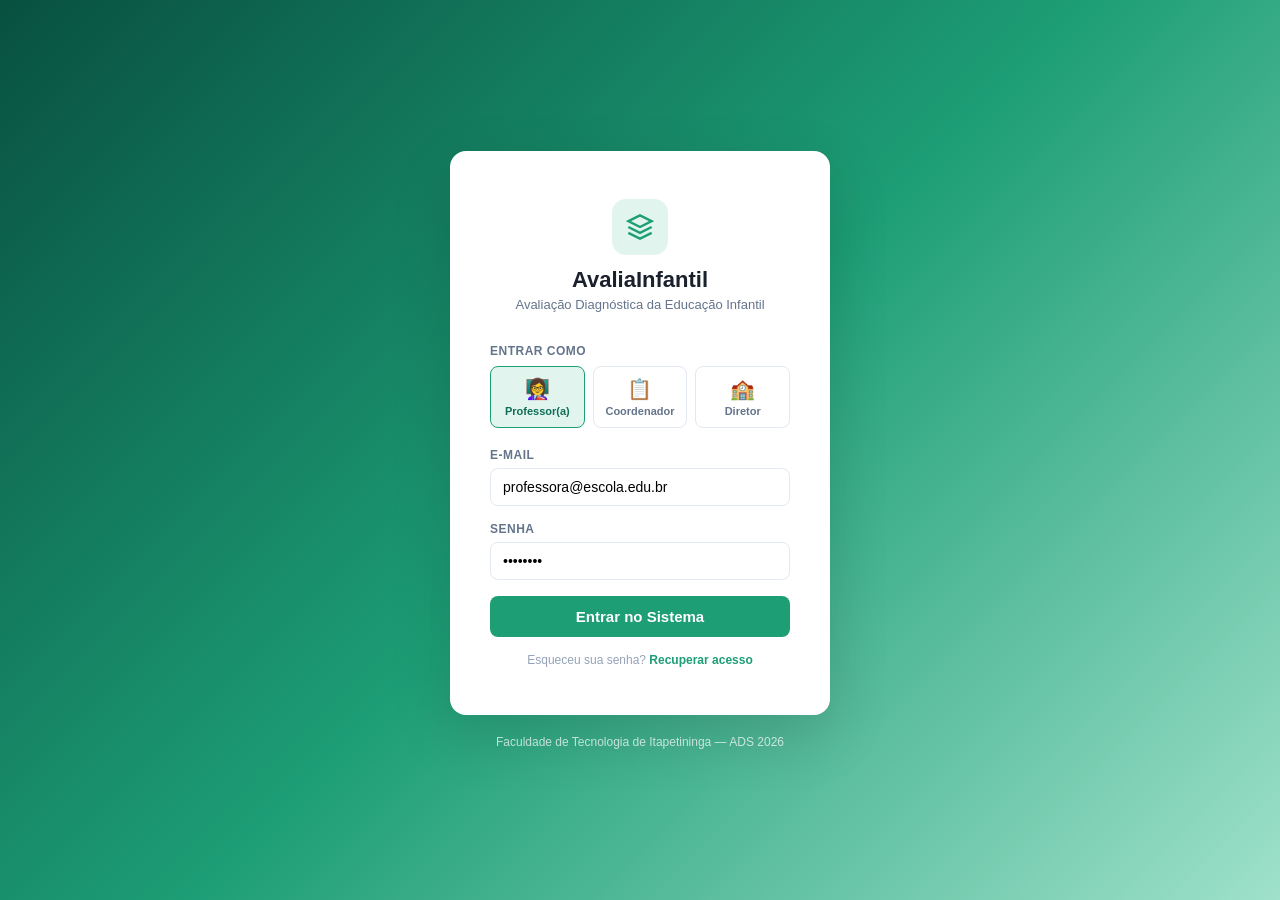
<file: public/index.html>
<!DOCTYPE html>
<html lang="pt-BR">
<head>
<meta charset="UTF-8">
<meta name="viewport" content="width=device-width, initial-scale=1.0">
<title>AvaliaInfantil — Sistema de Avaliação Diagnóstica</title>
<link rel="stylesheet" href="assets/css/style.css">
</head>
<body>

<!-- ===== TOAST ===== -->
<div class="toast" id="toast"></div>

<!-- ===== MODAL CADASTRO ALUNO ===== -->
<div class="modal-overlay" id="modal-aluno">
  <div class="modal-box">
    <div class="modal-title">Novo Aluno</div>
    <div class="modal-sub">Preencha os dados do aluno para cadastrar no sistema.</div>
    <div class="form-group"><label>Nome completo</label><input type="text" placeholder="Ex: Ana Lima Santos" id="m-nome"></div>
    <div style="display:grid;grid-template-columns:1fr 1fr;gap:12px">
      <div class="form-group"><label>Data de Nascimento</label><input type="date" id="m-nasc"></div>
      <div class="form-group"><label>Nº Chamada</label><input type="number" placeholder="01" id="m-num"></div>
    </div>
    <div class="form-group"><label>Turma</label>
      <select id="m-turma">
        <option>Girassol — Tarde (1ª Etapa)</option>
        <option>Borboleta — Manhã (1ª Etapa)</option>
        <option>Estrela — Tarde (2ª Etapa)</option>
      </select>
    </div>
    <div class="form-group"><label>Nome do Responsável</label><input type="text" placeholder="Ex: Maria Lima" id="m-resp"></div>
    <div class="modal-actions">
      <button class="btn btn-outline" onclick="closeModal('modal-aluno')">Cancelar</button>
      <button class="btn btn-green" onclick="salvarAluno()">Cadastrar Aluno</button>
    </div>
  </div>
</div>

<!-- ===== LOGIN ===== -->
<div class="screen active" id="screen-login">
  <div style="width:100%;display:flex;flex-direction:column;align-items:center;justify-content:center;min-height:100vh;gap:0;padding:24px;">
    <div class="login-box">
      <div class="login-logo">
        <div class="icon">
          <svg xmlns="http://www.w3.org/2000/svg" viewBox="0 0 24 24" fill="none" stroke="currentColor" stroke-width="2" width="28" height="28"><path d="M12 2L2 7l10 5 10-5-10-5z"/><path d="M2 17l10 5 10-5"/><path d="M2 12l10 5 10-5"/></svg>
        </div>
        <h1>AvaliaInfantil</h1>
        <p>Avaliação Diagnóstica da Educação Infantil</p>
      </div>

      <div style="margin-bottom:16px">
        <label style="display:block;font-size:12px;font-weight:600;color:#64748b;margin-bottom:8px;text-transform:uppercase;letter-spacing:.5px">Entrar como</label>
        <div class="role-select">
          <div class="role-btn active" onclick="selectRole(this,'professor')">
            <span class="role-icon">👩‍🏫</span>Professor(a)
          </div>
          <div class="role-btn" onclick="selectRole(this,'coordenador')">
            <span class="role-icon">📋</span>Coordenador
          </div>
          <div class="role-btn" onclick="selectRole(this,'diretor')">
            <span class="role-icon">🏫</span>Diretor
          </div>
        </div>
      </div>

      <div class="form-group"><label>E-mail</label><input type="email" id="login-email" value="professora@escola.edu.br" placeholder="seu@email.com"></div>
      <div class="form-group"><label>Senha</label><input type="password" id="login-senha" value="••••••••" placeholder="Sua senha"></div>

      <button class="btn-primary" onclick="fazerLogin()">Entrar no Sistema</button>
      <p style="text-align:center;font-size:12px;color:#94a3b8;margin-top:16px">Esqueceu sua senha? <span style="color:#1D9E75;cursor:pointer;font-weight:600">Recuperar acesso</span></p>
    </div>
    <div class="login-footer">Faculdade de Tecnologia de Itapetininga — ADS 2026</div>
  </div>
</div>

<!-- ===== SISTEMA PRINCIPAL ===== -->
<div class="screen" id="screen-main">
  <!-- SIDEBAR -->
  <aside class="sidebar">
    <div class="sidebar-brand">
      <div class="brand-icon">
        <svg xmlns="http://www.w3.org/2000/svg" viewBox="0 0 24 24" fill="none" stroke="currentColor" stroke-width="2"><path d="M12 2L2 7l10 5 10-5-10-5z"/><path d="M2 17l10 5 10-5"/><path d="M2 12l10 5 10-5"/></svg>
      </div>
      <span class="brand-name">AvaliaInfantil</span>
    </div>

    <div class="sidebar-user">
      <div class="user-info-row">
        <div class="user-avatar" id="user-avatar">PF</div>
        <div>
          <div class="user-name" id="user-name">Profª. Ana Silva</div>
          <div><span class="badge-role badge-professor" id="user-badge">Professor</span></div>
        </div>
      </div>
    </div>

    <nav class="sidebar-nav">
      <div class="nav-section-title">Principal</div>
      <div class="nav-item active" onclick="goPage('dashboard',this)">
        <svg xmlns="http://www.w3.org/2000/svg" viewBox="0 0 24 24" fill="none" stroke="currentColor" stroke-width="2"><rect x="3" y="3" width="7" height="7"/><rect x="14" y="3" width="7" height="7"/><rect x="3" y="14" width="7" height="7"/><rect x="14" y="14" width="7" height="7"/></svg>
        Painel
      </div>
      <div class="nav-item" onclick="goPage('turmas',this)">
        <svg xmlns="http://www.w3.org/2000/svg" viewBox="0 0 24 24" fill="none" stroke="currentColor" stroke-width="2"><path d="M17 21v-2a4 4 0 0 0-4-4H5a4 4 0 0 0-4 4v2"/><circle cx="9" cy="7" r="4"/><path d="M23 21v-2a4 4 0 0 0-3-3.87"/><path d="M16 3.13a4 4 0 0 1 0 7.75"/></svg>
        Minhas Turmas
      </div>
      <div class="nav-item" onclick="goPage('avaliacao',this)">
        <svg xmlns="http://www.w3.org/2000/svg" viewBox="0 0 24 24" fill="none" stroke="currentColor" stroke-width="2"><path d="M14 2H6a2 2 0 0 0-2 2v16a2 2 0 0 0 2 2h12a2 2 0 0 0 2-2V8z"/><polyline points="14,2 14,8 20,8"/><line x1="16" y1="13" x2="8" y2="13"/><line x1="16" y1="17" x2="8" y2="17"/></svg>
        Preencher Avaliação
      </div>
      <div class="nav-item" onclick="goPage('resultados',this)">
        <svg xmlns="http://www.w3.org/2000/svg" viewBox="0 0 24 24" fill="none" stroke="currentColor" stroke-width="2"><line x1="18" y1="20" x2="18" y2="10"/><line x1="12" y1="20" x2="12" y2="4"/><line x1="6" y1="20" x2="6" y2="14"/></svg>
        Resultados
      </div>

      <div class="nav-section-title" style="margin-top:8px">Cadastros</div>
      <div class="nav-item" onclick="goPage('alunos',this)">
        <svg xmlns="http://www.w3.org/2000/svg" viewBox="0 0 24 24" fill="none" stroke="currentColor" stroke-width="2"><path d="M20 21v-2a4 4 0 0 0-4-4H8a4 4 0 0 0-4 4v2"/><circle cx="12" cy="7" r="4"/></svg>
        Alunos
      </div>
      <div class="nav-item" id="nav-modelos" onclick="goPage('modelos',this)" style="display:none">
        <svg xmlns="http://www.w3.org/2000/svg" viewBox="0 0 24 24" fill="none" stroke="currentColor" stroke-width="2"><path d="M11 4H4a2 2 0 0 0-2 2v14a2 2 0 0 0 2 2h14a2 2 0 0 0 2-2v-7"/><path d="M18.5 2.5a2.121 2.121 0 0 1 3 3L12 15l-4 1 1-4 9.5-9.5z"/></svg>
        Modelos de Avaliação
      </div>
    </nav>

    <div class="sidebar-bottom">
      <div class="nav-item logout" onclick="fazerLogout()">
        <svg xmlns="http://www.w3.org/2000/svg" viewBox="0 0 24 24" fill="none" stroke="currentColor" stroke-width="2"><path d="M9 21H5a2 2 0 0 1-2-2V5a2 2 0 0 1 2-2h4"/><polyline points="16,17 21,12 16,7"/><line x1="21" y1="12" x2="9" y2="12"/></svg>
        Sair
      </div>
    </div>
  </aside>

  <!-- CONTEÚDO -->
  <main class="main-content">

    <!-- DASHBOARD -->
    <div class="page active" id="page-dashboard">
      <div class="topbar">
        <div><div class="topbar-title" id="dash-greeting">Bom dia, Profª. Ana!</div><div class="topbar-subtitle">1º Semestre / 2026 — Avaliação Diagnóstica</div></div>
        <div class="topbar-actions">
          <button class="btn btn-outline btn-sm" onclick="showToast('📄 PDF gerado com sucesso!')">Gerar Relatório PDF</button>
        </div>
      </div>
      <div class="page-body">
        <div class="stats-grid">
          <div class="stat-card">
            <div class="stat-icon green"><svg xmlns="http://www.w3.org/2000/svg" viewBox="0 0 24 24" fill="none" stroke="currentColor" stroke-width="2"><path d="M17 21v-2a4 4 0 0 0-4-4H5a4 4 0 0 0-4 4v2"/><circle cx="9" cy="7" r="4"/><path d="M23 21v-2a4 4 0 0 0-3-3.87"/><path d="M16 3.13a4 4 0 0 1 0 7.75"/></svg></div>
            <div class="stat-value">47</div>
            <div class="stat-label">Alunos nas minhas turmas</div>
            <div class="stat-delta">↑ 3 novas matrículas</div>
          </div>
          <div class="stat-card">
            <div class="stat-icon blue"><svg xmlns="http://www.w3.org/2000/svg" viewBox="0 0 24 24" fill="none" stroke="currentColor" stroke-width="2"><path d="M2 3h6a4 4 0 0 1 4 4v14a3 3 0 0 0-3-3H2z"/><path d="M22 3h-6a4 4 0 0 0-4 4v14a3 3 0 0 1 3-3h7z"/></svg></div>
            <div class="stat-value">3</div>
            <div class="stat-label">Turmas vinculadas</div>
          </div>
          <div class="stat-card">
            <div class="stat-icon amber"><svg xmlns="http://www.w3.org/2000/svg" viewBox="0 0 24 24" fill="none" stroke="currentColor" stroke-width="2"><path d="M14 2H6a2 2 0 0 0-2 2v16a2 2 0 0 0 2 2h12a2 2 0 0 0 2-2V8z"/><polyline points="14,2 14,8 20,8"/><line x1="16" y1="13" x2="8" y2="13"/></svg></div>
            <div class="stat-value">32</div>
            <div class="stat-label">Avaliações preenchidas</div>
          </div>
          <div class="stat-card">
            <div class="stat-icon purple"><svg xmlns="http://www.w3.org/2000/svg" viewBox="0 0 24 24" fill="none" stroke="currentColor" stroke-width="2"><polyline points="22,12 18,12 15,21 9,3 6,12 2,12"/></svg></div>
            <div class="stat-value">68%</div>
            <div class="stat-label">Taxa de conclusão</div>
          </div>
        </div>

        <div class="section-header">
          <div class="section-title">Minhas Turmas</div>
          <button class="btn btn-outline btn-sm" onclick="goPage('turmas', document.querySelector('.nav-item:nth-child(2)'))">Ver todas</button>
        </div>
        <div class="turmas-grid">
          <div class="turma-card" onclick="goPage('avaliacao', null)">
            <div class="turma-etapa">1ª Etapa</div>
            <div class="turma-nome">Girassol — Tarde</div>
            <div class="turma-info">Manhã · 18 alunos · Profª. Ana Silva</div>
            <div class="turma-footer">
              <span class="turma-alunos"><svg xmlns="http://www.w3.org/2000/svg" viewBox="0 0 24 24" fill="none" stroke="currentColor" stroke-width="2" width="14" height="14"><circle cx="12" cy="7" r="4"/><path d="M20 21v-2a4 4 0 0 0-4-4H8a4 4 0 0 0-4 4v2"/></svg> 12/18 avaliados</span>
              <div class="progress-mini">
                <div class="dot done"></div><div class="dot done"></div><div class="dot done"></div>
                <div class="dot partial"></div><div class="dot empty"></div>
              </div>
            </div>
          </div>
          <div class="turma-card" onclick="goPage('avaliacao', null)">
            <div class="turma-etapa">1ª Etapa</div>
            <div class="turma-nome">Borboleta — Manhã</div>
            <div class="turma-info">Manhã · 15 alunos · Profª. Ana Silva</div>
            <div class="turma-footer">
              <span class="turma-alunos"><svg xmlns="http://www.w3.org/2000/svg" viewBox="0 0 24 24" fill="none" stroke="currentColor" stroke-width="2" width="14" height="14"><circle cx="12" cy="7" r="4"/><path d="M20 21v-2a4 4 0 0 0-4-4H8a4 4 0 0 0-4 4v2"/></svg> 15/15 avaliados</span>
              <div class="progress-mini">
                <div class="dot done"></div><div class="dot done"></div><div class="dot done"></div>
                <div class="dot done"></div><div class="dot done"></div>
              </div>
            </div>
          </div>
          <div class="turma-card" onclick="goPage('avaliacao', null)">
            <div class="turma-etapa">2ª Etapa</div>
            <div class="turma-nome">Estrela — Tarde</div>
            <div class="turma-info">Tarde · 14 alunos · Profª. Ana Silva</div>
            <div class="turma-footer">
              <span class="turma-alunos"><svg xmlns="http://www.w3.org/2000/svg" viewBox="0 0 24 24" fill="none" stroke="currentColor" stroke-width="2" width="14" height="14"><circle cx="12" cy="7" r="4"/><path d="M20 21v-2a4 4 0 0 0-4-4H8a4 4 0 0 0-4 4v2"/></svg> 5/14 avaliados</span>
              <div class="progress-mini">
                <div class="dot done"></div><div class="dot partial"></div><div class="dot empty"></div>
                <div class="dot empty"></div><div class="dot empty"></div>
              </div>
            </div>
          </div>
        </div>
      </div>
    </div>

    <!-- TURMAS -->
    <div class="page" id="page-turmas">
      <div class="topbar">
        <div><div class="topbar-title">Minhas Turmas</div><div class="topbar-subtitle">1º Semestre / 2026</div></div>
      </div>
      <div class="page-body">
        <div class="turmas-grid" style="grid-template-columns: repeat(3,1fr)">
          <div class="turma-card" onclick="goPage('avaliacao',null)">
            <div class="turma-etapa">1ª Etapa</div>
            <div class="turma-nome">Girassol — Tarde</div>
            <div class="turma-info">Tarde · 18 alunos</div>
            <div class="turma-footer">
              <span class="chip chip-amber">Em andamento</span>
              <span style="font-size:12px;color:var(--text-muted)">12/18</span>
            </div>
          </div>
          <div class="turma-card" onclick="goPage('avaliacao',null)">
            <div class="turma-etapa">1ª Etapa</div>
            <div class="turma-nome">Borboleta — Manhã</div>
            <div class="turma-info">Manhã · 15 alunos</div>
            <div class="turma-footer">
              <span class="chip chip-green">Concluída</span>
              <span style="font-size:12px;color:var(--text-muted)">15/15</span>
            </div>
          </div>
          <div class="turma-card" onclick="goPage('avaliacao',null)">
            <div class="turma-etapa">2ª Etapa</div>
            <div class="turma-nome">Estrela — Tarde</div>
            <div class="turma-info">Tarde · 14 alunos</div>
            <div class="turma-footer">
              <span class="chip chip-gray">Pendente</span>
              <span style="font-size:12px;color:var(--text-muted)">5/14</span>
            </div>
          </div>
        </div>
      </div>
    </div>

    <!-- AVALIAÇÃO -->
    <div class="page" id="page-avaliacao">
      <div class="topbar">
        <div>
          <div class="topbar-title">Preencher Avaliação</div>
          <div class="topbar-subtitle">Turma: Girassol — Tarde · 1ª Etapa · 2026</div>
        </div>
        <div class="topbar-actions">
          <button class="btn btn-outline btn-sm" onclick="showToast('✅ Avaliação salva com sucesso!')">Salvar Rascunho</button>
          <button class="btn btn-green btn-sm" onclick="showToast('🎉 Avaliação finalizada e enviada!')">Finalizar</button>
        </div>
      </div>
      <div class="page-body" style="display:grid;grid-template-columns:240px 1fr;gap:16px">
        <!-- Lista de alunos -->
        <div>
          <div style="font-size:12px;font-weight:700;color:var(--text-muted);text-transform:uppercase;letter-spacing:.5px;margin-bottom:10px">Alunos (18)</div>
          <div class="alunos-list" id="lista-alunos">
            <!-- gerado por JS -->
          </div>
        </div>

        <!-- Formulário -->
        <div>
          <div class="eval-form">
            <div class="eval-form-header">
              <div>
                <div style="font-size:15px;font-weight:700" id="eval-aluno-nome">Ana Lima Santos</div>
                <div style="font-size:12px;color:var(--text-muted)">Nº 01 · 4 anos · Turma Girassol</div>
              </div>
              <div style="display:flex;gap:8px">
                <button class="btn btn-outline btn-sm" onclick="prevAluno()">← Anterior</button>
                <button class="btn btn-outline btn-sm" onclick="nextAluno()">Próximo →</button>
              </div>
            </div>

            <!-- Legenda -->
            <div style="padding:10px 20px;background:#f8fafc;border-bottom:1px solid var(--border);display:flex;gap:16px;align-items:center">
              <span style="font-size:11px;font-weight:700;color:var(--text-muted)">Legenda:</span>
              <span style="font-size:11px"><span style="background:var(--primary);color:#fff;padding:2px 6px;border-radius:4px;font-weight:700">A</span> Atingido</span>
              <span style="font-size:11px"><span style="background:var(--warning);color:#fff;padding:2px 6px;border-radius:4px;font-weight:700">EP</span> Em Processo</span>
              <span style="font-size:11px"><span style="background:var(--danger);color:#fff;padding:2px 6px;border-radius:4px;font-weight:700">NA</span> Não Atingido</span>
            </div>

            <!-- Eixos -->
            <div class="eixo">
              <div class="eixo-title">
                <svg xmlns="http://www.w3.org/2000/svg" viewBox="0 0 24 24" fill="none" stroke="currentColor" stroke-width="2" width="14" height="14"><path d="M21 15a2 2 0 0 1-2 2H7l-4 4V5a2 2 0 0 1 2-2h14a2 2 0 0 1 2 2z"/></svg>
                Escuta, Fala, Pensamento e Imaginação
              </div>
              <div class="eixo-item">
                <div class="item-text">Expressa ideias, sentimentos e necessidades por meio da linguagem oral, ampliando seu vocabulário e interagindo com os colegas e adultos.</div>
                <div class="item-options">
                  <button class="opt-btn sel-A" onclick="selectOpt(this,'A')">A</button>
                  <button class="opt-btn" onclick="selectOpt(this,'EP')">EP</button>
                  <button class="opt-btn" onclick="selectOpt(this,'NA')">NA</button>
                </div>
              </div>
              <div class="eixo-item">
                <div class="item-text">Reconhece e utiliza seu nome próprio em diferentes situações do cotidiano escolar.</div>
                <div class="item-options">
                  <button class="opt-btn" onclick="selectOpt(this,'A')">A</button>
                  <button class="opt-btn sel-EP" onclick="selectOpt(this,'EP')">EP</button>
                  <button class="opt-btn" onclick="selectOpt(this,'NA')">NA</button>
                </div>
              </div>
            </div>

            <div class="eixo">
              <div class="eixo-title">
                <svg xmlns="http://www.w3.org/2000/svg" viewBox="0 0 24 24" fill="none" stroke="currentColor" stroke-width="2" width="14" height="14"><circle cx="12" cy="12" r="10"/><path d="M8 14s1.5 2 4 2 4-2 4-2"/><line x1="9" y1="9" x2="9.01" y2="9"/><line x1="15" y1="9" x2="15.01" y2="9"/></svg>
                Corpo, Gestos e Movimentos
              </div>
              <div class="eixo-item">
                <div class="item-text">Demonstra coordenação motora ampla em atividades que envolvem correr, pular, saltar e equilibrar-se.</div>
                <div class="item-options">
                  <button class="opt-btn sel-A" onclick="selectOpt(this,'A')">A</button>
                  <button class="opt-btn" onclick="selectOpt(this,'EP')">EP</button>
                  <button class="opt-btn" onclick="selectOpt(this,'NA')">NA</button>
                </div>
              </div>
              <div class="eixo-item">
                <div class="item-text">Realiza atividades que exigem coordenação motora fina, como recortar, colar, pintar e manusear materiais pedagógicos.</div>
                <div class="item-options">
                  <button class="opt-btn" onclick="selectOpt(this,'A')">A</button>
                  <button class="opt-btn" onclick="selectOpt(this,'EP')">EP</button>
                  <button class="opt-btn sel-NA" onclick="selectOpt(this,'NA')">NA</button>
                </div>
              </div>
            </div>

            <div class="eixo">
              <div class="eixo-title">
                <svg xmlns="http://www.w3.org/2000/svg" viewBox="0 0 24 24" fill="none" stroke="currentColor" stroke-width="2" width="14" height="14"><polygon points="12,2 15.09,8.26 22,9.27 17,14.14 18.18,21.02 12,17.77 5.82,21.02 7,14.14 2,9.27 8.91,8.26"/></svg>
                Traços, Sons, Cores e Formas
              </div>
              <div class="eixo-item">
                <div class="item-text">Utiliza diferentes materiais e recursos expressivos para criar produções artísticas, demonstrando criatividade e imaginação.</div>
                <div class="item-options">
                  <button class="opt-btn" onclick="selectOpt(this,'A')">A</button>
                  <button class="opt-btn sel-EP" onclick="selectOpt(this,'EP')">EP</button>
                  <button class="opt-btn" onclick="selectOpt(this,'NA')">NA</button>
                </div>
              </div>
            </div>

            <div class="eixo">
              <div class="eixo-title">
                <svg xmlns="http://www.w3.org/2000/svg" viewBox="0 0 24 24" fill="none" stroke="currentColor" stroke-width="2" width="14" height="14"><path d="M17 21v-2a4 4 0 0 0-4-4H5a4 4 0 0 0-4 4v2"/><circle cx="9" cy="7" r="4"/></svg>
                Espaços, Tempos, Quantidades e Relações
              </div>
              <div class="eixo-item">
                <div class="item-text">Identifica e usa os números em situações do cotidiano, reconhecendo sua função social e quantitativa.</div>
                <div class="item-options">
                  <button class="opt-btn sel-A" onclick="selectOpt(this,'A')">A</button>
                  <button class="opt-btn" onclick="selectOpt(this,'EP')">EP</button>
                  <button class="opt-btn" onclick="selectOpt(this,'NA')">NA</button>
                </div>
              </div>
            </div>

            <!-- Observação -->
            <div class="obs-area">
              <div style="font-size:12px;font-weight:700;color:var(--text-muted);margin-bottom:6px;text-transform:uppercase;letter-spacing:.5px">Observações Pedagógicas</div>
              <textarea rows="3" placeholder="Registre observações sobre o desenvolvimento desta criança...">Ana demonstra boa desenvoltura na comunicação oral e participa ativamente das atividades em grupo. Precisa de atenção especial na coordenação motora fina.</textarea>
            </div>
          </div>
        </div>
      </div>
    </div>

    <!-- ALUNOS -->
    <div class="page" id="page-alunos">
      <div class="topbar">
        <div><div class="topbar-title">Alunos</div><div class="topbar-subtitle">Todas as turmas vinculadas</div></div>
        <div class="topbar-actions">
          <button class="btn btn-outline btn-sm" onclick="showToast('🔍 Use os filtros para buscar alunos')">Filtrar</button>
          <button class="btn btn-green btn-sm" onclick="openModal('modal-aluno')">+ Novo Aluno</button>
        </div>
      </div>
      <div class="page-body">
        <div class="table-card">
          <table>
            <thead>
              <tr><th>Nº</th><th>Nome</th><th>Turma</th><th>Etapa</th><th>Responsável</th><th>Situação</th><th>Ações</th></tr>
            </thead>
            <tbody id="tabela-alunos"></tbody>
          </table>
        </div>
      </div>
    </div>

    <!-- RESULTADOS -->
    <div class="page" id="page-resultados">
      <div class="topbar">
        <div><div class="topbar-title">Resultados Consolidados</div><div class="topbar-subtitle">Turma: Girassol — Tarde · 1ª Etapa · 2026</div></div>
        <div class="topbar-actions">
          <button class="btn btn-green btn-sm" onclick="showToast('📄 Relatório PDF gerado!')">Gerar PDF</button>
        </div>
      </div>
      <div class="page-body">
        <div style="display:grid;grid-template-columns:1fr 1fr;gap:20px;margin-bottom:20px">
          <div class="stat-card"><div class="stat-icon green"><svg xmlns="http://www.w3.org/2000/svg" viewBox="0 0 24 24" fill="none" stroke="currentColor" stroke-width="2"><path d="M22 11.08V12a10 10 0 1 1-5.93-9.14"/><polyline points="22,4 12,14.01 9,11.01"/></svg></div><div class="stat-value" style="color:var(--primary)">58%</div><div class="stat-label">Habilidades Atingidas</div></div>
          <div class="stat-card"><div class="stat-icon amber"><svg xmlns="http://www.w3.org/2000/svg" viewBox="0 0 24 24" fill="none" stroke="currentColor" stroke-width="2"><circle cx="12" cy="12" r="10"/><polyline points="12,6 12,12 16,14"/></svg></div><div class="stat-value" style="color:var(--warning)">28%</div><div class="stat-label">Em Processo</div></div>
        </div>

        <div class="resultado-grid">
          <div class="grafico-placeholder">
            <div class="section-title">Resultado por Campo de Experiência</div>
            <div class="bar-chart">
              <div class="bar-row"><div class="bar-label">Escuta e Fala</div><div class="bar-track"><div class="bar-fill green" style="width:72%"><span>72%</span></div></div><div class="bar-pct" style="color:var(--primary)">72%</div></div>
              <div class="bar-row"><div class="bar-label">Corpo e Movimento</div><div class="bar-track"><div class="bar-fill amber" style="width:48%"><span>48%</span></div></div><div class="bar-pct" style="color:var(--warning)">48%</div></div>
              <div class="bar-row"><div class="bar-label">Traços e Formas</div><div class="bar-track"><div class="bar-fill green" style="width:65%"><span>65%</span></div></div><div class="bar-pct" style="color:var(--primary)">65%</div></div>
              <div class="bar-row"><div class="bar-label">Espaços e Números</div><div class="bar-track"><div class="bar-fill red" style="width:38%"><span>38%</span></div></div><div class="bar-pct" style="color:var(--danger)">38%</div></div>
              <div class="bar-row"><div class="bar-label">Relações Sociais</div><div class="bar-track"><div class="bar-fill green" style="width:80%"><span>80%</span></div></div><div class="bar-pct" style="color:var(--primary)">80%</div></div>
            </div>
            <div class="legenda">
              <div class="legenda-item"><div class="legenda-dot" style="background:var(--primary)"></div>Atingido (≥60%)</div>
              <div class="legenda-item"><div class="legenda-dot" style="background:var(--warning)"></div>Parcial (40–59%)</div>
              <div class="legenda-item"><div class="legenda-dot" style="background:var(--danger)"></div>Crítico (&lt;40%)</div>
            </div>
          </div>
          <div class="grafico-placeholder">
            <div class="section-title">Distribuição Geral da Turma</div>
            <div style="margin-top:20px">
              <div style="display:flex;align-items:center;gap:12px;margin-bottom:16px">
                <div style="width:80px;height:80px;border-radius:50%;background:conic-gradient(var(--primary) 0% 58%,var(--warning) 58% 86%,var(--danger) 86% 100%);flex-shrink:0"></div>
                <div style="display:flex;flex-direction:column;gap:8px">
                  <div style="display:flex;align-items:center;gap:8px"><div style="width:12px;height:12px;border-radius:3px;background:var(--primary)"></div><span style="font-size:13px">Atingido: <strong>58%</strong></span></div>
                  <div style="display:flex;align-items:center;gap:8px"><div style="width:12px;height:12px;border-radius:3px;background:var(--warning)"></div><span style="font-size:13px">Em Processo: <strong>28%</strong></span></div>
                  <div style="display:flex;align-items:center;gap:8px"><div style="width:12px;height:12px;border-radius:3px;background:var(--danger)"></div><span style="font-size:13px">Não Atingido: <strong>14%</strong></span></div>
                </div>
              </div>
              <div style="border-top:1px solid var(--border);padding-top:16px">
                <div style="font-size:12px;font-weight:700;color:var(--text-muted);margin-bottom:10px">Alunos com atenção especial</div>
                <div style="display:flex;flex-direction:column;gap:6px" id="alunos-atencao"></div>
              </div>
            </div>
          </div>
        </div>
      </div>
    </div>

    <!-- MODELOS (coordenador) -->
    <div class="page" id="page-modelos">
      <div class="topbar">
        <div><div class="topbar-title">Modelos de Avaliação</div><div class="topbar-subtitle">Configurar eixos, itens e opções</div></div>
        <div class="topbar-actions">
          <button class="btn btn-green btn-sm" onclick="showToast('✅ Modelo criado!')">+ Novo Modelo</button>
        </div>
      </div>
      <div class="page-body">
        <div class="table-card">
          <table>
            <thead><tr><th>Nome do Modelo</th><th>Etapa</th><th>Eixos</th><th>Itens</th><th>Status</th><th>Ações</th></tr></thead>
            <tbody>
              <tr><td><strong>Avaliação Diagnóstica 1ª Etapa</strong></td><td>1ª Etapa</td><td>5</td><td>22</td><td><span class="chip chip-green">Ativo</span></td><td><button class="btn btn-outline btn-sm" onclick="showToast('✏️ Editando modelo...')">Editar</button></td></tr>
              <tr><td><strong>Avaliação Diagnóstica 2ª Etapa</strong></td><td>2ª Etapa</td><td>5</td><td>24</td><td><span class="chip chip-green">Ativo</span></td><td><button class="btn btn-outline btn-sm" onclick="showToast('✏️ Editando modelo...')">Editar</button></td></tr>
              <tr><td><strong>Avaliação Especial — Inclusão</strong></td><td>Geral</td><td>3</td><td>12</td><td><span class="chip chip-gray">Rascunho</span></td><td><button class="btn btn-outline btn-sm" onclick="showToast('✏️ Editando modelo...')">Editar</button></td></tr>
            </tbody>
          </table>
        </div>
      </div>
    </div>

  </main>
</div>

<script src="assets/js/mock-data.js"></script>
<script src="assets/js/renderers.js"></script>
<script src="assets/js/evaluation.js"></script>
<script src="assets/js/session.js"></script>
<script src="assets/js/ui.js"></script>
</body>
</html>
</file>
<file: public/assets/css/style.css>
:root {
    --primary: #1D9E75;
    --primary-dark: #0F6E56;
    --primary-light: #E1F5EE;
    --secondary: #378ADD;
    --danger: #E24B4A;
    --warning: #EF9F27;
    --success: #639922;
    --bg: #f5f7fa;
    --card: #ffffff;
    --border: #e2e8f0;
    --text: #1a202c;
    --text-muted: #64748b;
    --text-light: #94a3b8;
    --sidebar-w: 240px;
    --header-h: 60px;
  }
  * { box-sizing: border-box; margin: 0; padding: 0; }
  body { font-family: -apple-system, BlinkMacSystemFont, 'Segoe UI', sans-serif; background: var(--bg); color: var(--text); font-size: 14px; }

  /* TELAS */
  .screen { display: none; }
  .screen.active { display: flex; }

  /* ===== LOGIN ===== */
  #screen-login {
    min-height: 100vh; background: linear-gradient(135deg, #085041 0%, #1D9E75 50%, #9FE1CB 100%);
    align-items: center; justify-content: center; flex-direction: column; gap: 0;
  }
  .login-box {
    background: #fff; border-radius: 16px; padding: 48px 40px; width: 380px;
    box-shadow: 0 20px 60px rgba(0,0,0,0.15);
  }
  .login-logo { text-align: center; margin-bottom: 32px; }
  .login-logo .icon { width: 56px; height: 56px; background: var(--primary-light); border-radius: 14px;
    display: inline-flex; align-items: center; justify-content: center; margin-bottom: 12px; }
  .login-logo .icon svg { color: var(--primary); }
  .login-logo h1 { font-size: 22px; font-weight: 700; color: var(--text); }
  .login-logo p { font-size: 13px; color: var(--text-muted); margin-top: 4px; }
  .form-group { margin-bottom: 16px; }
  .form-group label { display: block; font-size: 12px; font-weight: 600; color: var(--text-muted); margin-bottom: 6px; text-transform: uppercase; letter-spacing: 0.5px; }
  .form-group input, .form-group select {
    width: 100%; padding: 10px 12px; border: 1.5px solid var(--border); border-radius: 8px;
    font-size: 14px; outline: none; transition: border-color 0.2s;
  }
  .form-group input:focus, .form-group select:focus { border-color: var(--primary); }
  .role-select { display: grid; grid-template-columns: 1fr 1fr 1fr; gap: 8px; margin-bottom: 20px; }
  .role-btn {
    padding: 10px 6px; border: 1.5px solid var(--border); border-radius: 8px; background: #fff;
    cursor: pointer; text-align: center; font-size: 11px; font-weight: 600; color: var(--text-muted);
    transition: all 0.2s;
  }
  .role-btn.active { border-color: var(--primary); background: var(--primary-light); color: var(--primary-dark); }
  .role-btn .role-icon { font-size: 20px; display: block; margin-bottom: 4px; }
  .btn-primary {
    width: 100%; padding: 12px; background: var(--primary); color: #fff; border: none;
    border-radius: 8px; font-size: 15px; font-weight: 600; cursor: pointer; transition: background 0.2s;
  }
  .btn-primary:hover { background: var(--primary-dark); }
  .login-footer { text-align: center; color: rgba(255,255,255,0.7); font-size: 12px; margin-top: 20px; }

  /* ===== LAYOUT PRINCIPAL ===== */
  #screen-main {
    flex-direction: row; min-height: 100vh;
  }
  .sidebar {
    width: var(--sidebar-w); background: #fff; border-right: 1px solid var(--border);
    display: flex; flex-direction: column; position: fixed; top: 0; bottom: 0; left: 0; z-index: 100;
  }
  .sidebar-brand {
    padding: 0 20px; height: var(--header-h); display: flex; align-items: center; gap: 10px;
    border-bottom: 1px solid var(--border);
  }
  .brand-icon { width: 32px; height: 32px; background: var(--primary-light); border-radius: 8px;
    display: flex; align-items: center; justify-content: center; }
  .brand-icon svg { width: 18px; height: 18px; color: var(--primary); }
  .brand-name { font-size: 15px; font-weight: 700; color: var(--text); }
  .sidebar-user { padding: 16px 20px; border-bottom: 1px solid var(--border); }
  .user-avatar {
    width: 36px; height: 36px; border-radius: 50%; background: var(--primary); color: #fff;
    display: flex; align-items: center; justify-content: center; font-size: 14px; font-weight: 600;
    flex-shrink: 0;
  }
  .user-info-row { display: flex; align-items: center; gap: 10px; }
  .user-name { font-size: 13px; font-weight: 600; }
  .user-role { font-size: 11px; color: var(--text-muted); }
  .badge-role {
    display: inline-block; padding: 2px 8px; border-radius: 20px; font-size: 10px; font-weight: 700;
    text-transform: uppercase; letter-spacing: 0.5px; margin-top: 2px;
  }
  .badge-professor { background: #E1F5EE; color: #0F6E56; }
  .badge-coordenador { background: #E6F1FB; color: #185FA5; }
  .badge-diretor { background: #FAEEDA; color: #854F0B; }
  .sidebar-nav { flex: 1; padding: 12px 12px; overflow-y: auto; }
  .nav-section-title { font-size: 10px; font-weight: 700; color: var(--text-light); text-transform: uppercase;
    letter-spacing: 1px; padding: 8px 8px 4px; }
  .nav-item {
    display: flex; align-items: center; gap: 10px; padding: 9px 10px; border-radius: 8px;
    cursor: pointer; transition: all 0.15s; color: var(--text-muted); font-size: 13px; font-weight: 500;
    margin-bottom: 2px;
  }
  .nav-item:hover { background: var(--bg); color: var(--text); }
  .nav-item.active { background: var(--primary-light); color: var(--primary-dark); font-weight: 600; }
  .nav-item svg { width: 18px; height: 18px; flex-shrink: 0; }
  .sidebar-bottom { padding: 12px; border-top: 1px solid var(--border); }
  .nav-item.logout:hover { background: #FCEBEB; color: var(--danger); }

  /* CONTEÚDO */
  .main-content {
    margin-left: var(--sidebar-w); flex: 1; display: flex; flex-direction: column; min-height: 100vh;
  }
  .topbar {
    height: var(--header-h); background: #fff; border-bottom: 1px solid var(--border);
    display: flex; align-items: center; justify-content: space-between; padding: 0 24px;
    position: sticky; top: 0; z-index: 50;
  }
  .topbar-title { font-size: 16px; font-weight: 700; }
  .topbar-subtitle { font-size: 12px; color: var(--text-muted); }
  .topbar-actions { display: flex; gap: 8px; }
  .btn { padding: 8px 16px; border-radius: 8px; font-size: 13px; font-weight: 600; cursor: pointer; border: 1.5px solid; transition: all 0.2s; }
  .btn-sm { padding: 6px 12px; font-size: 12px; border-radius: 6px; }
  .btn-outline { background: #fff; border-color: var(--border); color: var(--text-muted); }
  .btn-outline:hover { border-color: var(--primary); color: var(--primary); }
  .btn-green { background: var(--primary); border-color: var(--primary); color: #fff; }
  .btn-green:hover { background: var(--primary-dark); }
  .btn-blue { background: var(--secondary); border-color: var(--secondary); color: #fff; }
  .page-body { padding: 24px; flex: 1; }

  /* ===== PÁGINAS ===== */
  .page { display: none; }
  .page.active { display: block; }

  /* Dashboard */
  .stats-grid { display: grid; grid-template-columns: repeat(4, 1fr); gap: 16px; margin-bottom: 28px; }
  .stat-card {
    background: #fff; border: 1px solid var(--border); border-radius: 12px; padding: 20px 20px 18px;
  }
  .stat-icon { width: 40px; height: 40px; border-radius: 10px; display: flex; align-items: center; justify-content: center; margin-bottom: 12px; }
  .stat-icon.green { background: var(--primary-light); }
  .stat-icon.blue { background: #E6F1FB; }
  .stat-icon.amber { background: #FAEEDA; }
  .stat-icon.purple { background: #EEEDFE; }
  .stat-icon svg { width: 20px; height: 20px; }
  .stat-icon.green svg { color: var(--primary); }
  .stat-icon.blue svg { color: var(--secondary); }
  .stat-icon.amber svg { color: #BA7517; }
  .stat-icon.purple svg { color: #534AB7; }
  .stat-value { font-size: 28px; font-weight: 700; line-height: 1; }
  .stat-label { font-size: 12px; color: var(--text-muted); margin-top: 4px; }
  .stat-delta { font-size: 11px; color: var(--success); margin-top: 6px; font-weight: 600; }

  .section-header { display: flex; align-items: center; justify-content: space-between; margin-bottom: 16px; }
  .section-title { font-size: 15px; font-weight: 700; }

  .turmas-grid { display: grid; grid-template-columns: repeat(3, 1fr); gap: 16px; }
  .turma-card {
    background: #fff; border: 1px solid var(--border); border-radius: 12px; padding: 18px;
    cursor: pointer; transition: all 0.2s;
  }
  .turma-card:hover { border-color: var(--primary); transform: translateY(-2px); box-shadow: 0 4px 16px rgba(0,0,0,0.08); }
  .turma-etapa { font-size: 10px; font-weight: 700; text-transform: uppercase; letter-spacing: 0.5px;
    color: var(--primary-dark); background: var(--primary-light); display: inline-block;
    padding: 3px 8px; border-radius: 20px; margin-bottom: 8px; }
  .turma-nome { font-size: 16px; font-weight: 700; margin-bottom: 4px; }
  .turma-info { font-size: 12px; color: var(--text-muted); }
  .turma-footer { display: flex; justify-content: space-between; align-items: center; margin-top: 14px; padding-top: 14px; border-top: 1px solid var(--border); }
  .turma-alunos { display: flex; align-items: center; gap: 6px; font-size: 12px; color: var(--text-muted); }
  .progress-mini { display: flex; gap: 2px; }
  .dot { width: 8px; height: 8px; border-radius: 50%; }
  .dot.done { background: var(--primary); }
  .dot.partial { background: var(--warning); }
  .dot.empty { background: var(--border); }

  /* Página Avaliação */
  .avaliacao-header {
    background: #fff; border: 1px solid var(--border); border-radius: 12px; padding: 20px 24px;
    margin-bottom: 20px; display: flex; align-items: center; justify-content: space-between;
  }
  .alunos-list { display: flex; flex-direction: column; gap: 8px; }
  .aluno-row {
    background: #fff; border: 1px solid var(--border); border-radius: 10px; padding: 14px 18px;
    display: flex; align-items: center; gap: 14px; cursor: pointer; transition: all 0.2s;
  }
  .aluno-row:hover { border-color: var(--primary); }
  .aluno-row.selected { border-color: var(--primary); background: var(--primary-light); }
  .aluno-num { width: 28px; height: 28px; background: var(--bg); border-radius: 6px; display: flex;
    align-items: center; justify-content: center; font-size: 12px; font-weight: 700; color: var(--text-muted); flex-shrink: 0; }
  .aluno-nome { font-size: 13px; font-weight: 600; flex: 1; }
  .aluno-status { font-size: 11px; padding: 3px 8px; border-radius: 20px; font-weight: 600; }
  .status-done { background: #EAF3DE; color: #3B6D11; }
  .status-partial { background: #FAEEDA; color: #854F0B; }
  .status-empty { background: #f1f5f9; color: var(--text-muted); }

  /* Formulário de avaliação */
  .eval-form { background: #fff; border: 1px solid var(--border); border-radius: 12px; overflow: hidden; }
  .eval-form-header { padding: 16px 20px; border-bottom: 1px solid var(--border); display: flex; align-items: center; justify-content: space-between; }
  .eixo { border-bottom: 1px solid var(--border); }
  .eixo:last-child { border-bottom: none; }
  .eixo-title { padding: 14px 20px; background: #f8fafc; font-size: 12px; font-weight: 700;
    text-transform: uppercase; letter-spacing: 0.5px; color: var(--text-muted); display: flex; align-items: center; gap: 8px; }
  .eixo-item { padding: 12px 20px; border-top: 1px solid var(--border); display: flex; align-items: flex-start; gap: 16px; }
  .item-text { flex: 1; font-size: 13px; line-height: 1.5; color: var(--text); }
  .item-options { display: flex; gap: 6px; }
  .opt-btn {
    width: 36px; height: 28px; border-radius: 6px; border: 1.5px solid var(--border);
    background: #fff; cursor: pointer; font-size: 11px; font-weight: 700; transition: all 0.15s;
    color: var(--text-muted);
  }
  .opt-btn:hover { border-color: var(--primary); color: var(--primary); }
  .opt-btn.sel-A { background: var(--primary); border-color: var(--primary); color: #fff; }
  .opt-btn.sel-EP { background: var(--warning); border-color: var(--warning); color: #fff; }
  .opt-btn.sel-NA { background: var(--danger); border-color: var(--danger); color: #fff; }
  .obs-area { padding: 12px 20px; border-top: 1px solid var(--border); }
  .obs-area textarea { width: 100%; padding: 8px 10px; border: 1.5px solid var(--border); border-radius: 8px;
    font-size: 13px; resize: none; outline: none; font-family: inherit; }
  .obs-area textarea:focus { border-color: var(--primary); }

  /* Página Alunos */
  .table-card { background: #fff; border: 1px solid var(--border); border-radius: 12px; overflow: hidden; }
  table { width: 100%; border-collapse: collapse; }
  th { padding: 10px 16px; text-align: left; font-size: 11px; font-weight: 700; color: var(--text-muted);
    text-transform: uppercase; letter-spacing: 0.5px; background: #f8fafc; border-bottom: 1px solid var(--border); }
  td { padding: 12px 16px; font-size: 13px; border-bottom: 1px solid var(--border); }
  tr:last-child td { border-bottom: none; }
  tr:hover td { background: #f8fafc; }
  .chip { display: inline-block; padding: 3px 8px; border-radius: 20px; font-size: 11px; font-weight: 600; }
  .chip-green { background: var(--primary-light); color: var(--primary-dark); }
  .chip-blue { background: #E6F1FB; color: #185FA5; }
  .chip-amber { background: #FAEEDA; color: #854F0B; }
  .chip-gray { background: #f1f5f9; color: var(--text-muted); }

  /* Resultados */
  .resultado-grid { display: grid; grid-template-columns: 1fr 1fr; gap: 20px; }
  .grafico-placeholder { background: #fff; border: 1px solid var(--border); border-radius: 12px; padding: 20px; }
  .bar-chart { margin-top: 16px; }
  .bar-row { display: flex; align-items: center; gap: 10px; margin-bottom: 12px; }
  .bar-label { font-size: 12px; width: 160px; flex-shrink: 0; color: var(--text); }
  .bar-track { flex: 1; height: 22px; background: var(--bg); border-radius: 4px; overflow: hidden; position: relative; }
  .bar-fill { height: 100%; border-radius: 4px; display: flex; align-items: center; padding-left: 6px; }
  .bar-fill span { font-size: 11px; font-weight: 700; color: #fff; white-space: nowrap; }
  .bar-fill.green { background: var(--primary); }
  .bar-fill.amber { background: var(--warning); }
  .bar-fill.red { background: var(--danger); }
  .bar-pct { font-size: 12px; font-weight: 700; width: 36px; text-align: right; flex-shrink: 0; }

  .legenda { display: flex; gap: 16px; margin-top: 12px; }
  .legenda-item { display: flex; align-items: center; gap: 6px; font-size: 12px; color: var(--text-muted); }
  .legenda-dot { width: 10px; height: 10px; border-radius: 50%; }

  /* Tooltip / flash msg */
  .toast { position: fixed; bottom: 24px; right: 24px; background: #1a202c; color: #fff; padding: 12px 20px;
    border-radius: 10px; font-size: 13px; font-weight: 500; z-index: 9999; opacity: 0; pointer-events: none;
    transition: opacity 0.3s; }
  .toast.show { opacity: 1; }

  /* Modal simples */
  .modal-overlay { position: fixed; inset: 0; background: rgba(0,0,0,0.45); z-index: 200; display: none;
    align-items: center; justify-content: center; }
  .modal-overlay.open { display: flex; }
  .modal-box { background: #fff; border-radius: 16px; padding: 32px; width: 480px; max-width: 90vw; }
  .modal-title { font-size: 18px; font-weight: 700; margin-bottom: 4px; }
  .modal-sub { font-size: 13px; color: var(--text-muted); margin-bottom: 24px; }
  .modal-actions { display: flex; gap: 10px; justify-content: flex-end; margin-top: 24px; }

  @media (max-width: 900px) {
    .stats-grid { grid-template-columns: 1fr 1fr; }
    .turmas-grid { grid-template-columns: 1fr 1fr; }
    .resultado-grid { grid-template-columns: 1fr; }
  }
</file>
